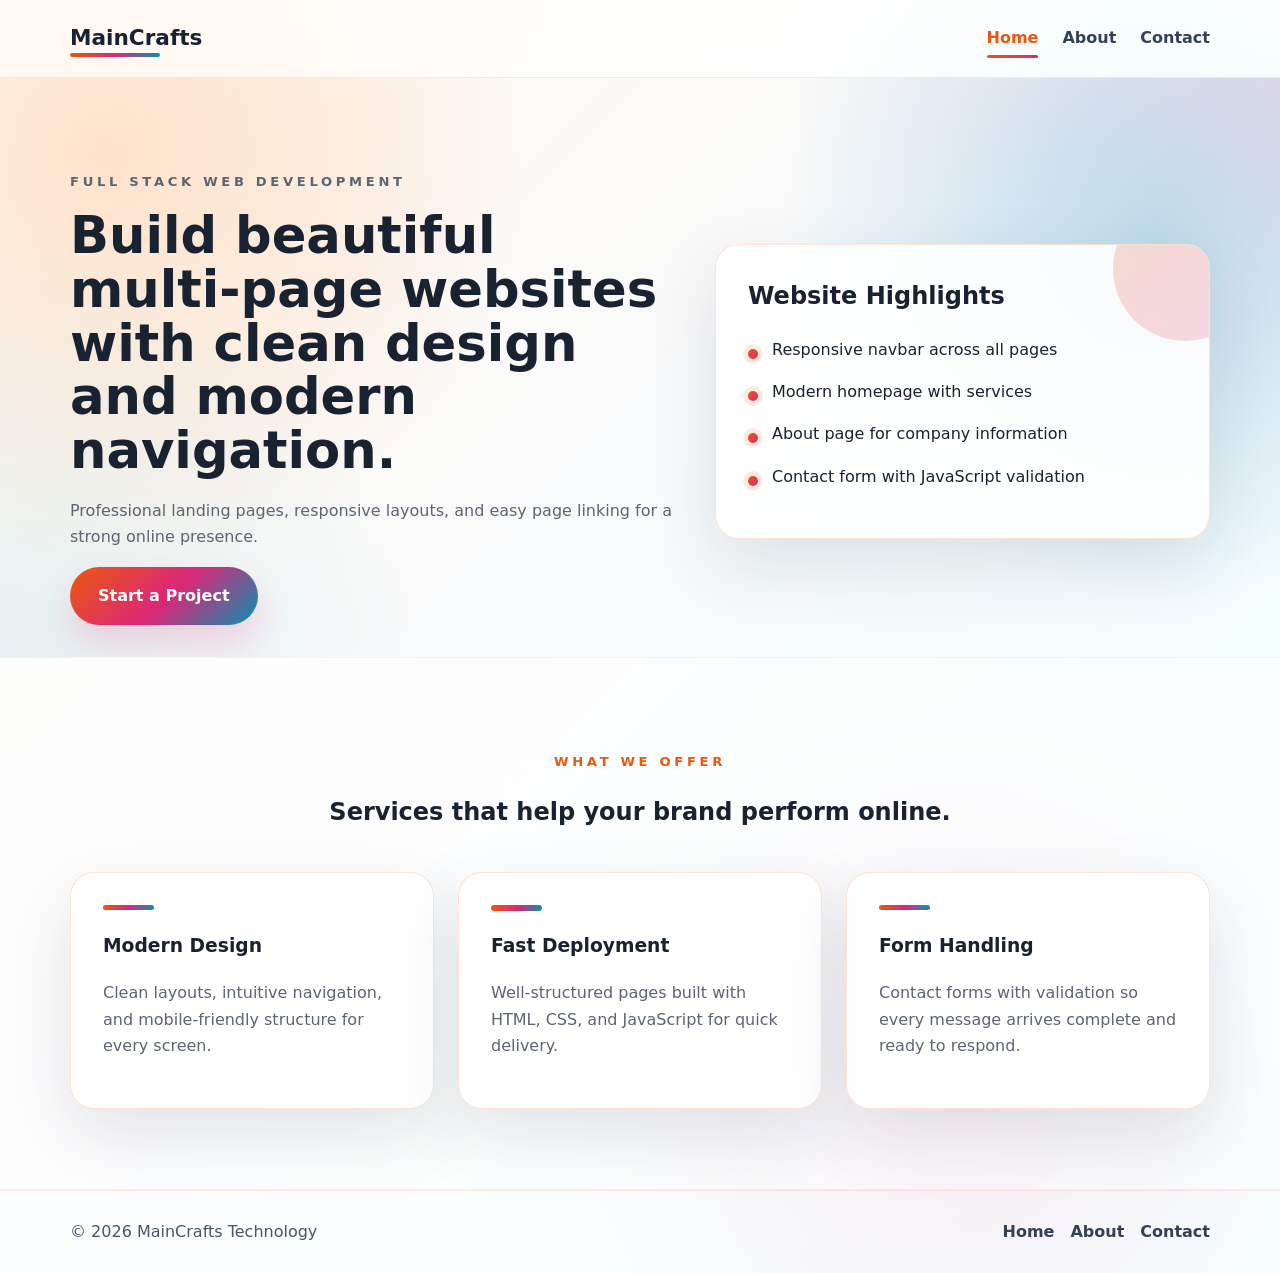
<file: index.html>
<!DOCTYPE html>
<html lang="en">
<head>
  <meta charset="UTF-8" />
  <meta name="viewport" content="width=device-width, initial-scale=1.0" />
  <title>MainCrafts | Home</title>
  <link rel="stylesheet" href="styles.css" />
</head>
<body>
  <header class="site-header">
    <div class="container header-inner">
      <a href="index.html" class="brand">MainCrafts</a>
      <nav class="site-nav">
        <a href="index.html" class="active">Home</a>
        <a href="about.html">About</a>
        <a href="contact.html">Contact</a>
      </nav>
      <button class="nav-toggle" aria-label="Toggle navigation">
        <span></span>
        <span></span>
        <span></span>
      </button>
    </div>
  </header>

  <main>
    <section class="hero section-light">
      <div class="container hero-grid">
        <div class="hero-copy">
          <p class="eyebrow">Full Stack Web Development</p>
          <h1>Build beautiful multi-page websites with clean design and modern navigation.</h1>
          <p>Professional landing pages, responsive layouts, and easy page linking for a strong online presence.</p>
          <a class="button" href="contact.html">Start a Project</a>
        </div>
        <div class="hero-image">
          <div class="card">
            <h2>Website Highlights</h2>
            <ul>
              <li>Responsive navbar across all pages</li>
              <li>Modern homepage with services</li>
              <li>About page for company information</li>
              <li>Contact form with JavaScript validation</li>
            </ul>
          </div>
        </div>
      </div>
    </section>

    <section class="services section-white">
      <div class="container">
        <div class="section-heading">
          <p class="eyebrow">What We Offer</p>
          <h2>Services that help your brand perform online.</h2>
        </div>
        <div class="cards-grid">
          <article class="service-card">
            <h3>Modern Design</h3>
            <p>Clean layouts, intuitive navigation, and mobile-friendly structure for every screen.</p>
          </article>
          <article class="service-card">
            <h3>Fast Deployment</h3>
            <p>Well-structured pages built with HTML, CSS, and JavaScript for quick delivery.</p>
          </article>
          <article class="service-card">
            <h3>Form Handling</h3>
            <p>Contact forms with validation so every message arrives complete and ready to respond.</p>
          </article>
        </div>
      </div>
    </section>
  </main>

  <footer class="site-footer">
    <div class="container footer-inner">
      <p>© 2026 MainCrafts Technology</p>
      <nav class="footer-nav">
        <a href="index.html" class="active">Home</a>
        <a href="about.html">About</a>
        <a href="contact.html">Contact</a>
      </nav>
    </div>
  </footer>

  <script src="script.js"></script>
</body>
</html>
</file>
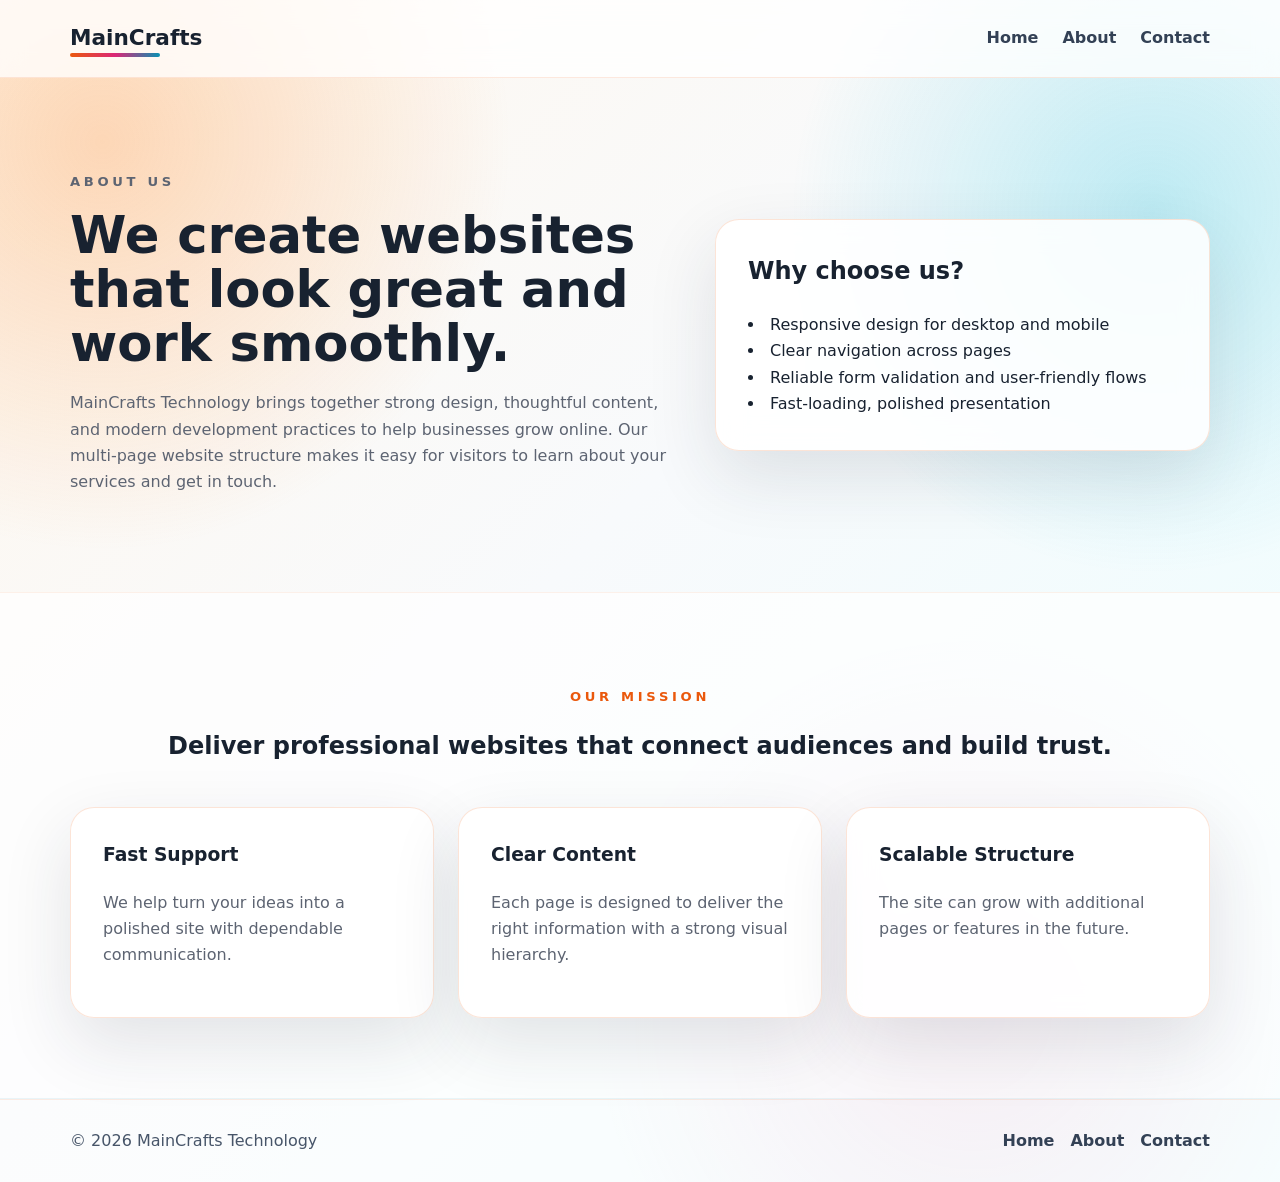
<file: about.html>
<!DOCTYPE html>
<html lang="en">
<head>
  <meta charset="UTF-8" />
  <meta name="viewport" content="width=device-width, initial-scale=1.0" />
  <title>MainCrafts | About</title>
  <link rel="stylesheet" href="styles.css" />
</head>
<body>
  <header class="site-header">
    <div class="container header-inner">
      <a href="index.html" class="brand">MainCrafts</a>
      <nav class="site-nav">
        <a href="index.html">Home</a>
        <a href="about.html">About</a>
        <a href="contact.html">Contact</a>
      </nav>
      <button class="nav-toggle" aria-label="Toggle navigation">
        <span></span>
        <span></span>
        <span></span>
      </button>
    </div>
  </header>

  <main>
    <section class="section-light">
      <div class="container about-grid">
        <div>
          <p class="eyebrow">About Us</p>
          <h1>We create websites that look great and work smoothly.</h1>
          <p>MainCrafts Technology brings together strong design, thoughtful content, and modern development practices to help businesses grow online. Our multi-page website structure makes it easy for visitors to learn about your services and get in touch.</p>
        </div>
        <div class="info-panel">
          <h2>Why choose us?</h2>
          <ul>
            <li>Responsive design for desktop and mobile</li>
            <li>Clear navigation across pages</li>
            <li>Reliable form validation and user-friendly flows</li>
            <li>Fast-loading, polished presentation</li>
          </ul>
        </div>
      </div>
    </section>

    <section class="section-white"> 
      <div class="container">
        <div class="section-heading">
          <p class="eyebrow">Our Mission</p>
          <h2>Deliver professional websites that connect audiences and build trust.</h2>
        </div>
        <div class="cards-grid">
          <article class="feature-card">
            <h3>Fast Support</h3>
            <p>We help turn your ideas into a polished site with dependable communication.</p>
          </article>
          <article class="feature-card">
            <h3>Clear Content</h3>
            <p>Each page is designed to deliver the right information with a strong visual hierarchy.</p>
          </article>
          <article class="feature-card">
            <h3>Scalable Structure</h3>
            <p>The site can grow with additional pages or features in the future.</p>
          </article>
        </div>
      </div>
    </section>
  </main>

  <footer class="site-footer">
    <div class="container footer-inner">
      <p>© 2026 MainCrafts Technology</p>
      <nav class="footer-nav">
        <a href="index.html">Home</a>
        <a href="about.html">About</a>
        <a href="contact.html">Contact</a>
      </nav>
    </div>
  </footer>

  <script src="script.js"></script>
</body>
</html>
</file>
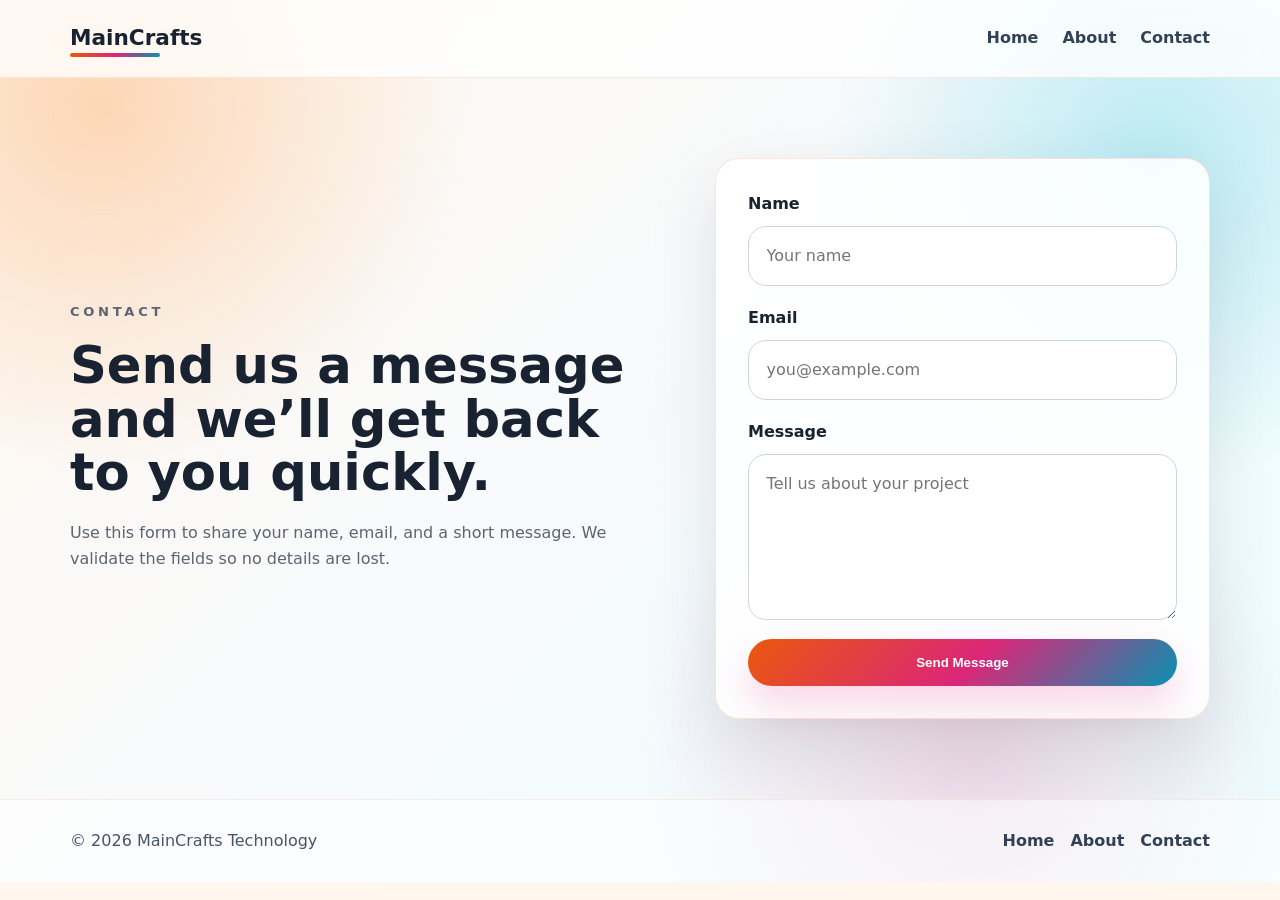
<file: contact.html>
<!DOCTYPE html>
<html lang="en">
<head>
  <meta charset="UTF-8" />
  <meta name="viewport" content="width=device-width, initial-scale=1.0" />
  <title>MainCrafts | Contact</title>
  <link rel="stylesheet" href="styles.css" />
</head>
<body>
  <header class="site-header">
    <div class="container header-inner">
      <a href="index.html" class="brand">MainCrafts</a>
      <nav class="site-nav">
        <a href="index.html">Home</a>
        <a href="about.html">About</a>
        <a href="contact.html">Contact</a>
      </nav>
      <button class="nav-toggle" aria-label="Toggle navigation">
        <span></span>
        <span></span>
        <span></span>
      </button>
    </div>
  </header>

  <main>
    <section class="section-light contact-section">
      <div class="container contact-grid">
        <div>
          <p class="eyebrow">Contact</p>
          <h1>Send us a message and we’ll get back to you quickly.</h1>
          <p>Use this form to share your name, email, and a short message. We validate the fields so no details are lost.</p>
        </div>

        <form id="contactForm" class="contact-form" novalidate>
          <div class="form-group">
            <label for="name">Name</label>
            <input type="text" id="name" name="name" placeholder="Your name" required />
          </div>

          <div class="form-group">
            <label for="email">Email</label>
            <input type="email" id="email" name="email" placeholder="you@example.com" required />
          </div>

          <div class="form-group">
            <label for="message">Message</label>
            <textarea id="message" name="message" placeholder="Tell us about your project" rows="5" required></textarea>
          </div>

          <button type="submit" class="button">Send Message</button>
        </form>
      </div>
    </section>
  </main>

  <footer class="site-footer">
    <div class="container footer-inner">
      <p>© 2026 MainCrafts Technology</p>
      <nav class="footer-nav">
        <a href="index.html">Home</a>
        <a href="about.html">About</a>
        <a href="contact.html">Contact</a>
      </nav>
    </div>
  </footer>

  <script src="script.js"></script>
</body>
</html>
</file>
<file: styles.css>
:root {
  color-scheme: light;
  font-family: Inter, system-ui, -apple-system, BlinkMacSystemFont, "Segoe UI", sans-serif;
  font-size: 16px;
  line-height: 1.65;
  background: #fff7ed;
  color: #182230;
  --ink: #182230;
  --muted: #5d6472;
  --brand: #ea580c;
  --brand-2: #db2777;
  --brand-3: #0891b2;
  --surface: rgba(255, 255, 255, 0.88);
  --line: rgba(234, 88, 12, 0.16);
  --shadow: 0 26px 70px rgba(30, 41, 59, 0.12);
}

* {
  box-sizing: border-box;
}

html, body {
  margin: 0;
  min-height: 100%;
}

body {
  background:
    radial-gradient(circle at 8% 12%, rgba(251, 146, 60, 0.32), transparent 26%),
    radial-gradient(circle at 90% 18%, rgba(6, 182, 212, 0.24), transparent 24%),
    radial-gradient(circle at 76% 86%, rgba(219, 39, 119, 0.16), transparent 27%),
    linear-gradient(135deg, #fff7ed 0%, #f8fafc 46%, #ecfeff 100%);
  color: var(--ink);
  overflow-x: hidden;
}

body::before,
body::after {
  content: "";
  position: fixed;
  width: 17rem;
  height: 17rem;
  border-radius: 50%;
  pointer-events: none;
  z-index: -1;
  filter: blur(4px);
  opacity: 0.28;
  animation: floatBlob 9s ease-in-out infinite;
}

body::before {
  top: 7rem;
  left: -5rem;
  background: #fb923c;
}

body::after {
  right: -6rem;
  bottom: 6rem;
  background: #22d3ee;
  animation-delay: -3s;
}

img {
  max-width: 100%;
  display: block;
}

.container {
  width: min(1140px, calc(100% - 2rem));
  margin: 0 auto;
}

.site-header {
  background: rgba(255, 255, 255, 0.78);
  position: sticky;
  top: 0;
  z-index: 20;
  border-bottom: 1px solid rgba(234, 88, 12, 0.13);
  -webkit-backdrop-filter: blur(12px);
  backdrop-filter: blur(12px);
}

.header-inner {
  display: flex;
  align-items: center;
  justify-content: space-between;
  gap: 1rem;
  padding: 1.25rem 0;
}

.brand {
  font-weight: 800;
  font-size: 1.35rem;
  color: var(--ink);
  text-decoration: none;
  letter-spacing: 0;
  position: relative;
}

.brand::after {
  content: "";
  display: block;
  width: 68%;
  height: 4px;
  border-radius: 999px;
  background: linear-gradient(90deg, var(--brand), var(--brand-2), var(--brand-3));
  margin-top: -0.15rem;
}

.site-nav {
  display: flex;
  align-items: center;
  gap: 1.5rem;
}

.site-nav a,
.footer-nav a {
  color: #334155;
  text-decoration: none;
  font-weight: 600;
  position: relative;
  transition: color 0.2s ease, transform 0.2s ease;
}

.site-nav a:hover,
.footer-nav a:hover {
  color: var(--brand);
  transform: translateY(-1px);
}

.site-nav a::after {
  content: "";
  position: absolute;
  left: 0;
  right: 0;
  bottom: -0.4rem;
  height: 3px;
  border-radius: 999px;
  background: linear-gradient(90deg, var(--brand), var(--brand-2));
  transform: scaleX(0);
  transform-origin: left;
  transition: transform 0.25s ease;
}

.site-nav a:hover::after,
.site-nav a.active::after {
  transform: scaleX(1);
}

.site-nav a.active {
  color: var(--brand);
}

.nav-toggle {
  display: none;
  background: transparent;
  border: 0;
  flex-direction: column;
  gap: 0.35rem;
  cursor: pointer;
}

.nav-toggle span {
  width: 26px;
  height: 3px;
  background: var(--ink);
  display: block;
  border-radius: 999px;
}

.section-light {
  padding: 5rem 0;
}

.section-white {
  background: rgba(255, 255, 255, 0.72);
  padding: 5rem 0;
  border-top: 1px solid rgba(234, 88, 12, 0.08);
  border-bottom: 1px solid rgba(8, 145, 178, 0.08);
}

.hero,
.hero-section {
  position: relative;
  overflow: hidden;
  padding-bottom: 2rem;
}

.hero::before,
.hero-section::before {
  content: "";
  position: absolute;
  inset: 0;
  background:
    linear-gradient(110deg, rgba(255,255,255,0.35), transparent 48%),
    radial-gradient(circle at top right, rgba(219, 39, 119, 0.13), transparent 35%),
    radial-gradient(circle at bottom left, rgba(8, 145, 178, 0.12), transparent 30%);
  pointer-events: none;
}

.hero-grid,
.about-grid,
.contact-grid {
  display: grid;
  grid-template-columns: minmax(0, 1.1fr) minmax(280px, 0.9fr);
  gap: 2.5rem;
  align-items: center;
}

.hero-copy h1,
.about-grid h1,
.contact-section h1 {
  font-size: clamp(2.5rem, 4vw, 3.6rem);
  line-height: 1.05;
  margin: 0.25rem 0 1.25rem;
  color: var(--ink);
}

.hero-copy p {
  max-width: 680px;
}

.hero-image .card {
  background: linear-gradient(180deg, rgba(255,255,255,0.95) 0%, rgba(255,247,237,0.94) 100%);
  position: relative;
  overflow: hidden;
  animation: floatCard 4.8s ease-in-out infinite;
}

.hero-image .card::before {
  content: "";
  position: absolute;
  width: 9rem;
  height: 9rem;
  right: -3rem;
  top: -3rem;
  border-radius: 50%;
  background: linear-gradient(135deg, rgba(234, 88, 12, 0.2), rgba(219, 39, 119, 0.18));
}

.hero-image .card::after {
  content: "";
  position: absolute;
  inset: 0;
  border-radius: inherit;
  pointer-events: none;
  background: linear-gradient(120deg, transparent 20%, rgba(255,255,255,0.65), transparent 80%);
  transform: translateX(-120%);
  animation: shimmer 4.5s ease-in-out infinite;
}

.hero-image .card > * {
  position: relative;
  z-index: 1;
}

.service-card,
.feature-card,
.info-panel {
  transition: transform 0.3s ease, box-shadow 0.3s ease;
}

.service-card:hover,
.feature-card:hover,
.info-panel:hover {
  transform: translateY(-8px) scale(1.01);
  box-shadow: 0 30px 70px rgba(30, 41, 59, 0.16);
}

.hero-copy p,
.about-grid p,
.contact-section p,
.info-panel p,
.service-card p,
.feature-card p {
  color: var(--muted);
}

.eyebrow {
  text-transform: uppercase;
  letter-spacing: 0.28em;
  color: var(--brand);
  font-size: 0.82rem;
  margin-bottom: 1rem;
  font-weight: 800;
}

.button {
  display: inline-flex;
  align-items: center;
  justify-content: center;
  background: linear-gradient(135deg, var(--brand) 0%, var(--brand-2) 52%, var(--brand-3) 100%);
  color: #ffffff;
  padding: 1rem 1.75rem;
  border-radius: 999px;
  border: none;
  cursor: pointer;
  text-decoration: none;
  font-weight: 700;
  box-shadow: 0 18px 36px rgba(219, 39, 119, 0.18);
  transition: transform 0.2s ease, box-shadow 0.2s ease, filter 0.2s ease;
}

.button:hover {
  transform: translateY(-2px);
  box-shadow: 0 24px 45px rgba(219, 39, 119, 0.24);
  filter: saturate(1.08);
}

.hero-section {
  position: relative;
  overflow: hidden;
}

.hero-grid {
  position: relative;
}

.hero-copy {
  max-width: 640px;
  animation: fadeUp 0.8s ease both;
}

.hero-image .card,
.info-panel,
.feature-card,
.service-card,
.contact-form {
  background: var(--surface);
  border: 1px solid var(--line);
  border-radius: 24px;
  padding: 2rem;
  box-shadow: var(--shadow);
  -webkit-backdrop-filter: blur(14px);
  backdrop-filter: blur(14px);
}

.hero-image .card h2,
.info-panel h2,
.feature-card h3,
.service-card h3 {
  margin-top: 0;
}

.hero-image .card ul {
  list-style: none;
  padding: 0;
  margin: 1.25rem 0 0;
}

.hero-image .card li {
  margin-bottom: 1rem;
  padding-left: 1.5rem;
  position: relative;
}

.hero-image .card li::before {
  content: "";
  position: absolute;
  left: 0;
  top: 0.75rem;
  width: 10px;
  height: 10px;
  border-radius: 999px;
  background: linear-gradient(135deg, var(--brand), var(--brand-2));
  box-shadow: 0 0 0 5px rgba(234, 88, 12, 0.12);
}

.section-heading {
  text-align: center;
  margin-bottom: 2.5rem;
}

.cards-grid {
  display: grid;
  grid-template-columns: repeat(3, minmax(0, 1fr));
  gap: 1.5rem;
}

.service-card,
.feature-card {
  min-height: 210px;
  animation: fadeUp 0.7s ease both;
}

.cards-grid > :nth-child(2) {
  animation-delay: 0.12s;
}

.cards-grid > :nth-child(3) {
  animation-delay: 0.24s;
}

.service-card h3,
.feature-card h3 {
  color: var(--ink);
}

.service-card {
  position: relative;
  overflow: hidden;
}

.service-card::before {
  content: "";
  display: block;
  width: 3.2rem;
  height: 0.35rem;
  border-radius: 999px;
  background: linear-gradient(90deg, var(--brand), var(--brand-2), var(--brand-3));
  margin-bottom: 1.25rem;
}

.info-panel ul {
  list-style: disc inside;
  margin: 1rem 0 0;
  padding-left: 0;
}

.contact-form {
  display: grid;
  gap: 1.2rem;
}

.form-group {
  display: grid;
  gap: 0.5rem;
}

label {
  font-weight: 700;
}

input,
textarea {
  width: 100%;
  padding: 1rem 1.1rem;
  border-radius: 18px;
  border: 1px solid #cbd5e1;
  background: #ffffff;
  font: inherit;
  transition: border-color 0.2s ease, box-shadow 0.2s ease;
}

input:focus,
textarea:focus {
  outline: none;
  border-color: #fb923c;
  box-shadow: 0 0 0 4px rgba(251, 146, 60, 0.18);
}

.site-footer {
  padding: 1.75rem 0;
  background: rgba(255, 255, 255, 0.55);
  border-top: 1px solid rgba(234, 88, 12, 0.1);
}

.footer-inner {
  display: flex;
  align-items: center;
  justify-content: space-between;
  gap: 1rem;
  flex-wrap: wrap;
}

.footer-inner p {
  margin: 0;
  color: #475569;
}

.footer-nav {
  display: flex;
  gap: 1rem;
  flex-wrap: wrap;
}

@media (max-width: 860px) {
  .hero-grid,
  .about-grid,
  .contact-grid,
  .cards-grid {
    grid-template-columns: 1fr;
  }
}

@media (max-width: 720px) {
  .header-inner {
    flex-direction: column;
    align-items: flex-start;
  }

  .site-nav {
    flex-direction: column;
    width: 100%;
    display: none;
    padding-top: 1rem;
    border-top: 1px solid #e2e8f0;
  }

  .site-nav.open {
    display: flex;
  }

  .nav-toggle {
    display: flex;
  }
}

@keyframes fadeUp {
  from {
    opacity: 0;
    transform: translateY(24px);
  }
  to {
    opacity: 1;
    transform: translateY(0);
  }
}

@keyframes floatCard {
  0%,
  100% {
    transform: translateY(0);
  }
  50% {
    transform: translateY(-12px);
  }
}

@keyframes floatBlob {
  0%,
  100% {
    transform: translate3d(0, 0, 0) scale(1);
  }
  50% {
    transform: translate3d(1.2rem, -1rem, 0) scale(1.08);
  }
}

@keyframes shimmer {
  0%,
  55% {
    transform: translateX(-120%);
  }
  100% {
    transform: translateX(120%);
  }
}

@media (prefers-reduced-motion: reduce) {
  *,
  *::before,
  *::after {
    animation-duration: 0.01ms !important;
    animation-iteration-count: 1 !important;
    scroll-behavior: auto !important;
    transition-duration: 0.01ms !important;
  }
}
</file>
